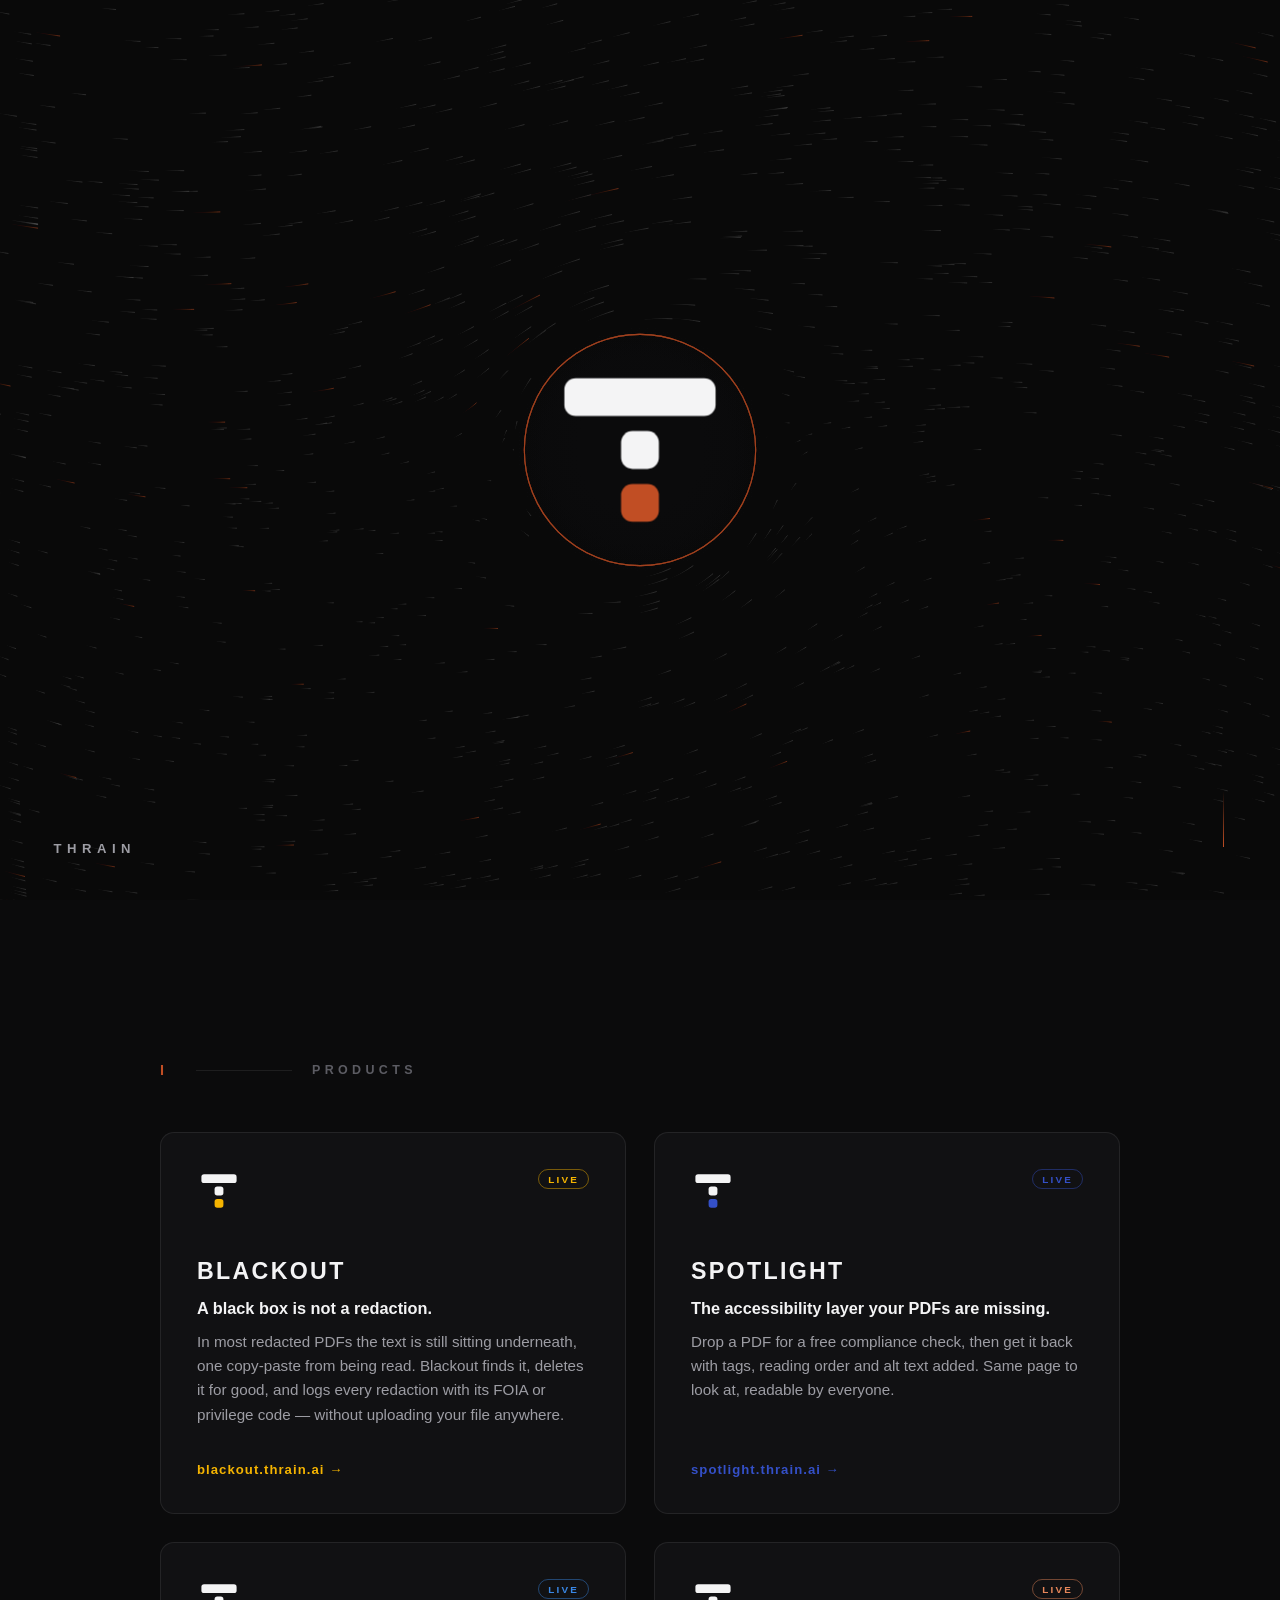
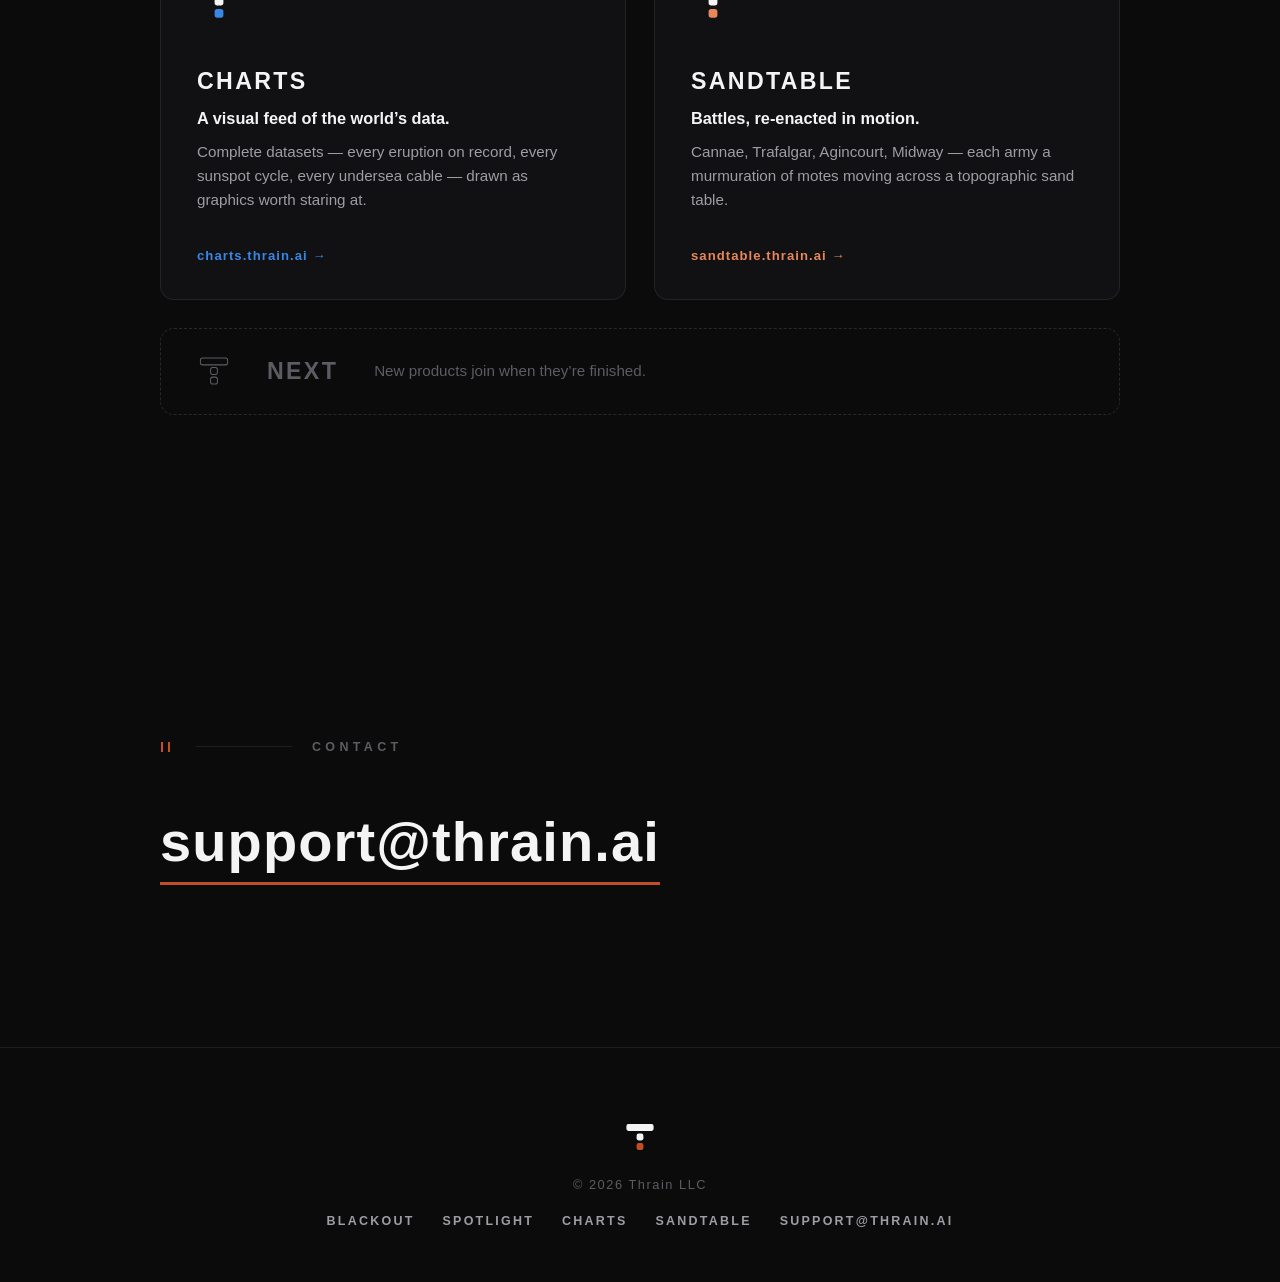
<file: index.html>
<!doctype html>
<html lang="en">
<head>
  <meta charset="UTF-8" />
  <meta name="viewport" content="width=device-width, initial-scale=1.0" />
  <title>THRAIN</title>
  <meta name="description" content="Thrain LLC — beautiful, useful software, each product finished properly before it ships." />
  <meta name="theme-color" content="#0b0b0c" />
  <link rel="icon" type="image/svg+xml" href="/favicon.svg" />
  <link rel="canonical" href="https://thrain.ai/" />
  <meta property="og:title" content="THRAIN" />
  <meta property="og:description" content="Beautiful, useful software, each product finished properly before it ships." />
  <meta property="og:url" content="https://thrain.ai/" />
  <meta property="og:type" content="website" />
  <meta property="og:image" content="https://thrain.ai/og-v3.png" />
  <meta property="og:image:width" content="1200" />
  <meta property="og:image:height" content="630" />
  <meta property="og:image:alt" content="The Thrain mark standing in a round clearing as a current of flow lines parts around it." />
  <meta name="twitter:card" content="summary_large_image" />
  <script type="module" crossorigin src="/assets/index-BYrZp4vI.js"></script>
  <link rel="modulepreload" crossorigin href="/assets/hero-runtime-xeFwYqUH.js">
  <link rel="stylesheet" crossorigin href="/assets/hero-runtime-BcTbtHOy.css">
</head>
<body>

  <!-- ═ Hero ═ -->
  <header class="hero">
    <canvas class="hero-canvas" aria-hidden="true"></canvas>

    <svg class="mark" viewBox="0 0 100 100" role="img" aria-label="Thrain">
      <rect x="10" y="12" width="80" height="20" rx="6" fill="#f4f4f5"/>
      <rect x="40" y="40" width="20" height="20" rx="6" fill="#f4f4f5"/>
      <rect x="40" y="68" width="20" height="20" rx="6" fill="#C14E24"/>
    </svg>

    <h1 class="wordmark">THRAIN</h1>

    <!-- the rose sets its wordmark round the rim instead; see hero-runtime -->
    <svg class="rim-word" aria-hidden="true" style="display:none">
      <defs><path id="rim-path" fill="none"/></defs>
      <text><textPath href="#rim-path" startOffset="50%">THRAIN</textPath></text>
    </svg>

    <a class="scroll-cue" href="#products" aria-label="Scroll to products">
      <span class="cue-line" aria-hidden="true"></span>
    </a>
  </header>

  <main>

    <!-- ═ I · Products ═ -->
    <section class="sec" id="products">
      <div class="sec-label reveal"><span class="numeral">I</span><span class="rule"></span><span class="name">Products</span></div>

      <div class="cards">
        <a class="card reveal" href="https://blackout.thrain.ai" style="--accent:#f5b400">
          <div class="card-top">
            <svg class="card-mark" viewBox="0 0 100 100" aria-hidden="true">
              <rect x="10" y="12" width="80" height="20" rx="6"/>
              <rect x="40" y="40" width="20" height="20" rx="6"/>
              <rect x="40" y="68" width="20" height="20" rx="6" class="accent-block"/>
            </svg>
            <span class="badge live">Live</span>
          </div>
          <h3 class="card-name">Blackout</h3>
          <p class="card-tag">A black box is not a redaction.</p>
          <p class="card-desc">In most redacted PDFs the text is still sitting underneath, one copy-paste from being read. Blackout finds it, deletes it for good, and logs every redaction with its FOIA or privilege code &mdash; without uploading your file anywhere.</p>
          <span class="card-link">blackout.thrain.ai <span class="arrow" aria-hidden="true">&rarr;</span></span>
        </a>

        <a class="card reveal" href="https://spotlight.thrain.ai" style="--accent:#3450c8">
          <div class="card-top">
            <svg class="card-mark" viewBox="0 0 100 100" aria-hidden="true">
              <rect x="10" y="12" width="80" height="20" rx="6"/>
              <rect x="40" y="40" width="20" height="20" rx="6"/>
              <rect x="40" y="68" width="20" height="20" rx="6" class="accent-block"/>
            </svg>
            <span class="badge live">Live</span>
          </div>
          <h3 class="card-name">Spotlight</h3>
          <p class="card-tag">The accessibility layer your PDFs are missing.</p>
          <p class="card-desc">Drop a PDF for a free compliance check, then get it back with tags, reading order and alt text added. Same page to look at, readable by everyone.</p>
          <span class="card-link">spotlight.thrain.ai <span class="arrow" aria-hidden="true">&rarr;</span></span>
        </a>

        <a class="card reveal" href="https://charts.thrain.ai" style="--accent:#3987e5">
          <div class="card-top">
            <svg class="card-mark" viewBox="0 0 100 100" aria-hidden="true">
              <rect x="10" y="12" width="80" height="20" rx="6"/>
              <rect x="40" y="40" width="20" height="20" rx="6"/>
              <rect x="40" y="68" width="20" height="20" rx="6" class="accent-block"/>
            </svg>
            <span class="badge live">Live</span>
          </div>
          <h3 class="card-name">Charts</h3>
          <p class="card-tag">A visual feed of the world&rsquo;s data.</p>
          <p class="card-desc">Complete datasets &mdash; every eruption on record, every sunspot cycle, every undersea cable &mdash; drawn as graphics worth staring at.</p>
          <span class="card-link">charts.thrain.ai <span class="arrow" aria-hidden="true">&rarr;</span></span>
        </a>

        <a class="card reveal" href="https://sandtable.thrain.ai" style="--accent:#e8875a">
          <div class="card-top">
            <svg class="card-mark" viewBox="0 0 100 100" aria-hidden="true">
              <rect x="10" y="12" width="80" height="20" rx="6"/>
              <rect x="40" y="40" width="20" height="20" rx="6"/>
              <rect x="40" y="68" width="20" height="20" rx="6" class="accent-block"/>
            </svg>
            <span class="badge live">Live</span>
          </div>
          <h3 class="card-name">Sandtable</h3>
          <p class="card-tag">Battles, re-enacted in motion.</p>
          <p class="card-desc">Cannae, Trafalgar, Agincourt, Midway &mdash; each army a murmuration of motes moving across a topographic sand table.</p>
          <span class="card-link">sandtable.thrain.ai <span class="arrow" aria-hidden="true">&rarr;</span></span>
        </a>

        <div class="card ghost reveal" aria-hidden="true">
          <svg class="card-mark" viewBox="0 0 100 100">
            <rect x="10" y="12" width="80" height="20" rx="6"/>
            <rect x="40" y="40" width="20" height="20" rx="6"/>
            <rect x="40" y="68" width="20" height="20" rx="6"/>
          </svg>
          <h3 class="card-name">Next</h3>
          <p class="card-desc">New products join when they&rsquo;re finished.</p>
        </div>
      </div>
    </section>


    <!-- ═ II · Contact ═ -->
    <section class="sec" id="contact">
      <div class="sec-label reveal"><span class="numeral">II</span><span class="rule"></span><span class="name">Contact</span></div>
      <a class="contact-link reveal" href="mailto:support@thrain.ai">support@thrain.ai</a>
    </section>
  </main>

  <footer class="footer">
    <svg class="foot-mark" viewBox="0 0 100 100" aria-hidden="true">
      <rect x="10" y="12" width="80" height="20" rx="6" fill="#f4f4f5"/>
      <rect x="40" y="40" width="20" height="20" rx="6" fill="#f4f4f5"/>
      <rect x="40" y="68" width="20" height="20" rx="6" fill="#C14E24"/>
    </svg>
    <p class="foot-line">&copy; 2026 Thrain LLC</p>
    <nav class="foot-nav">
      <a href="https://blackout.thrain.ai">Blackout</a>
      <a href="https://spotlight.thrain.ai">Spotlight</a>
      <a href="https://charts.thrain.ai">Charts</a>
      <a href="https://sandtable.thrain.ai">Sandtable</a>
      <a href="mailto:support@thrain.ai">support@thrain.ai</a>
    </nav>
  </footer>

</body>
</html>
</file>
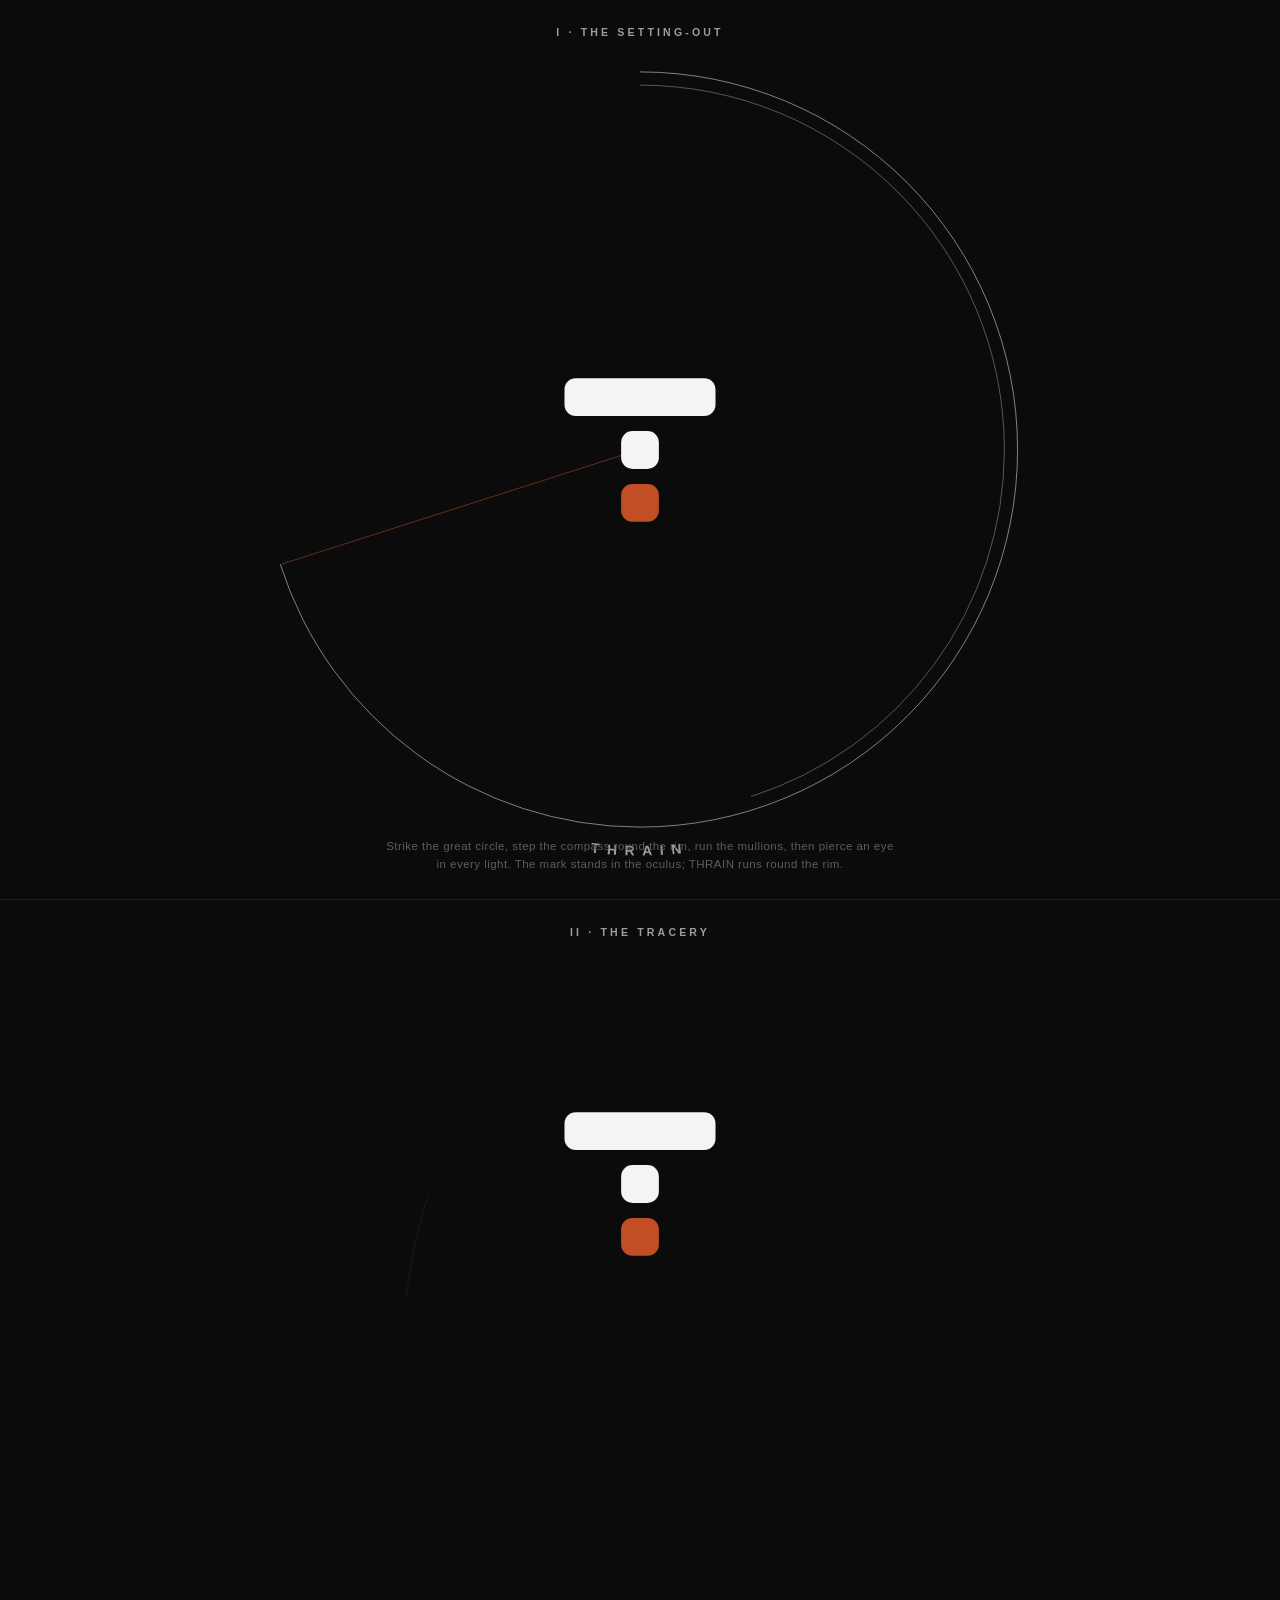
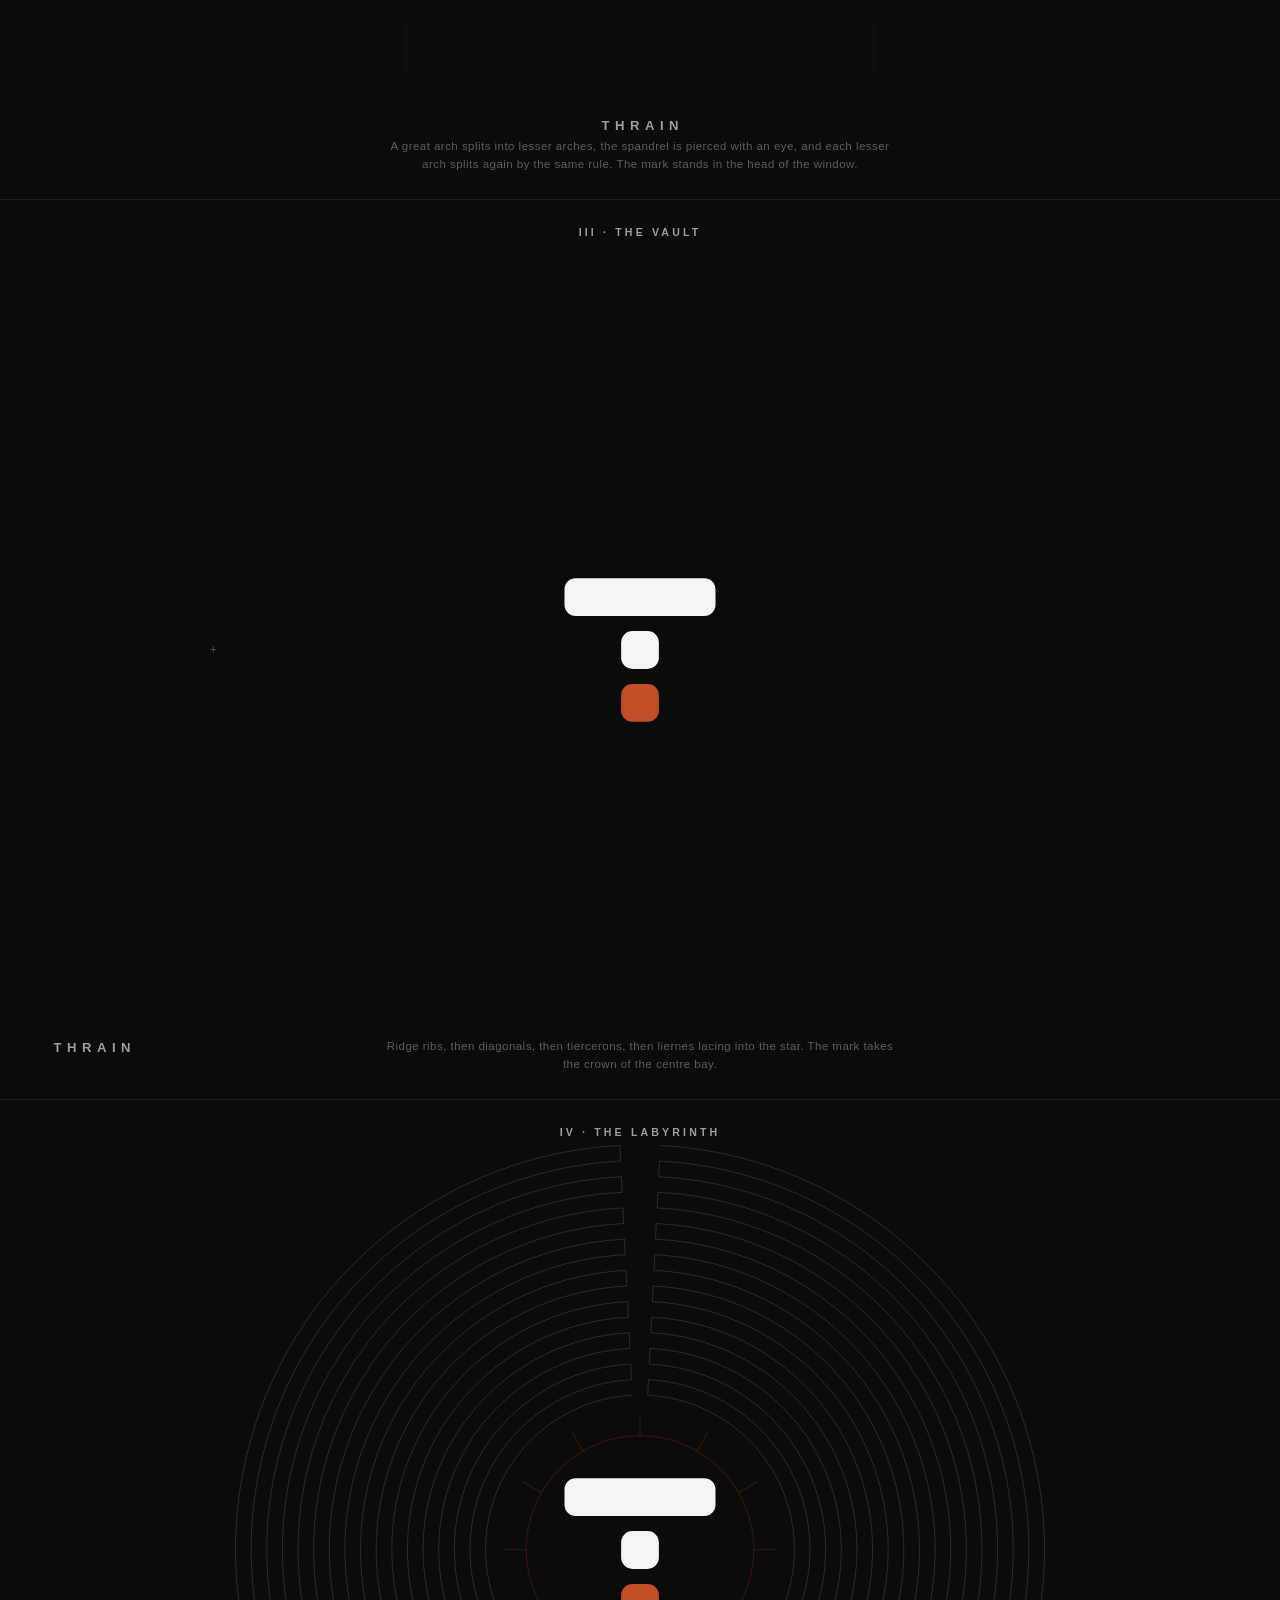
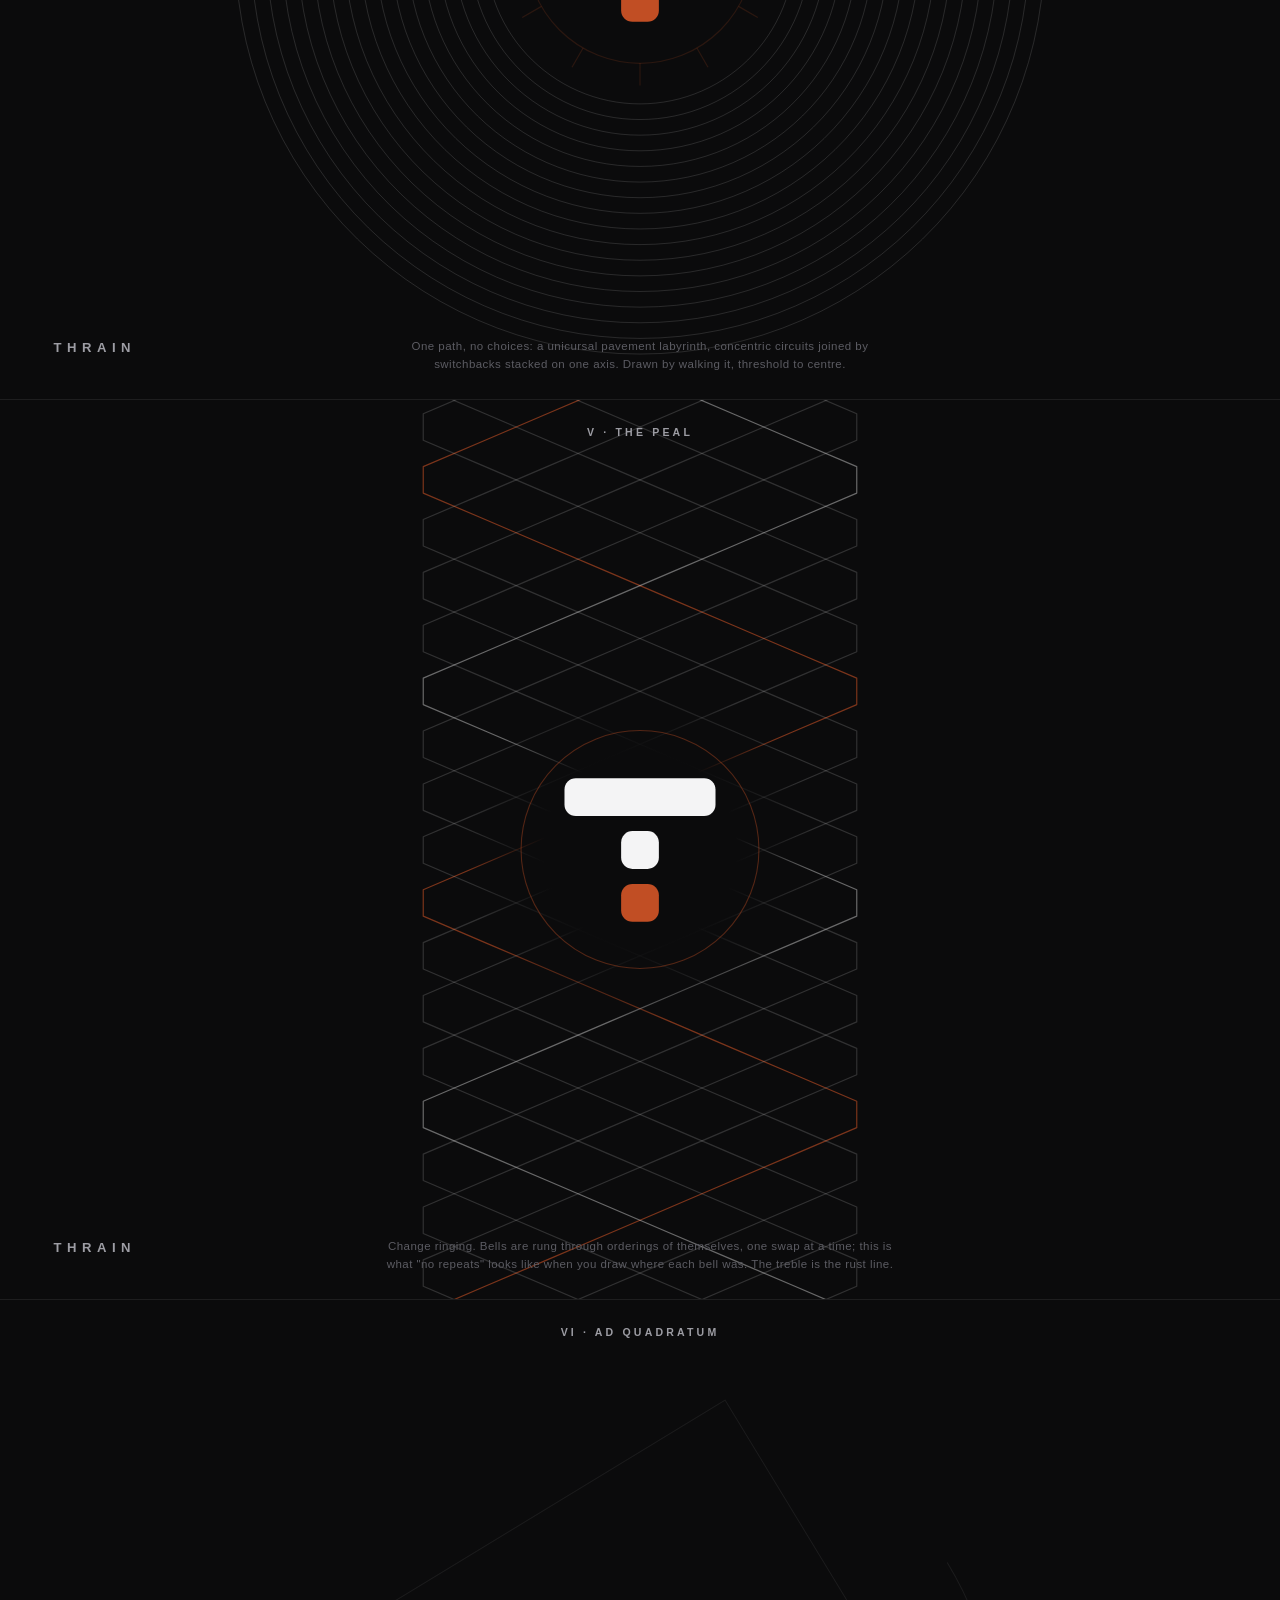
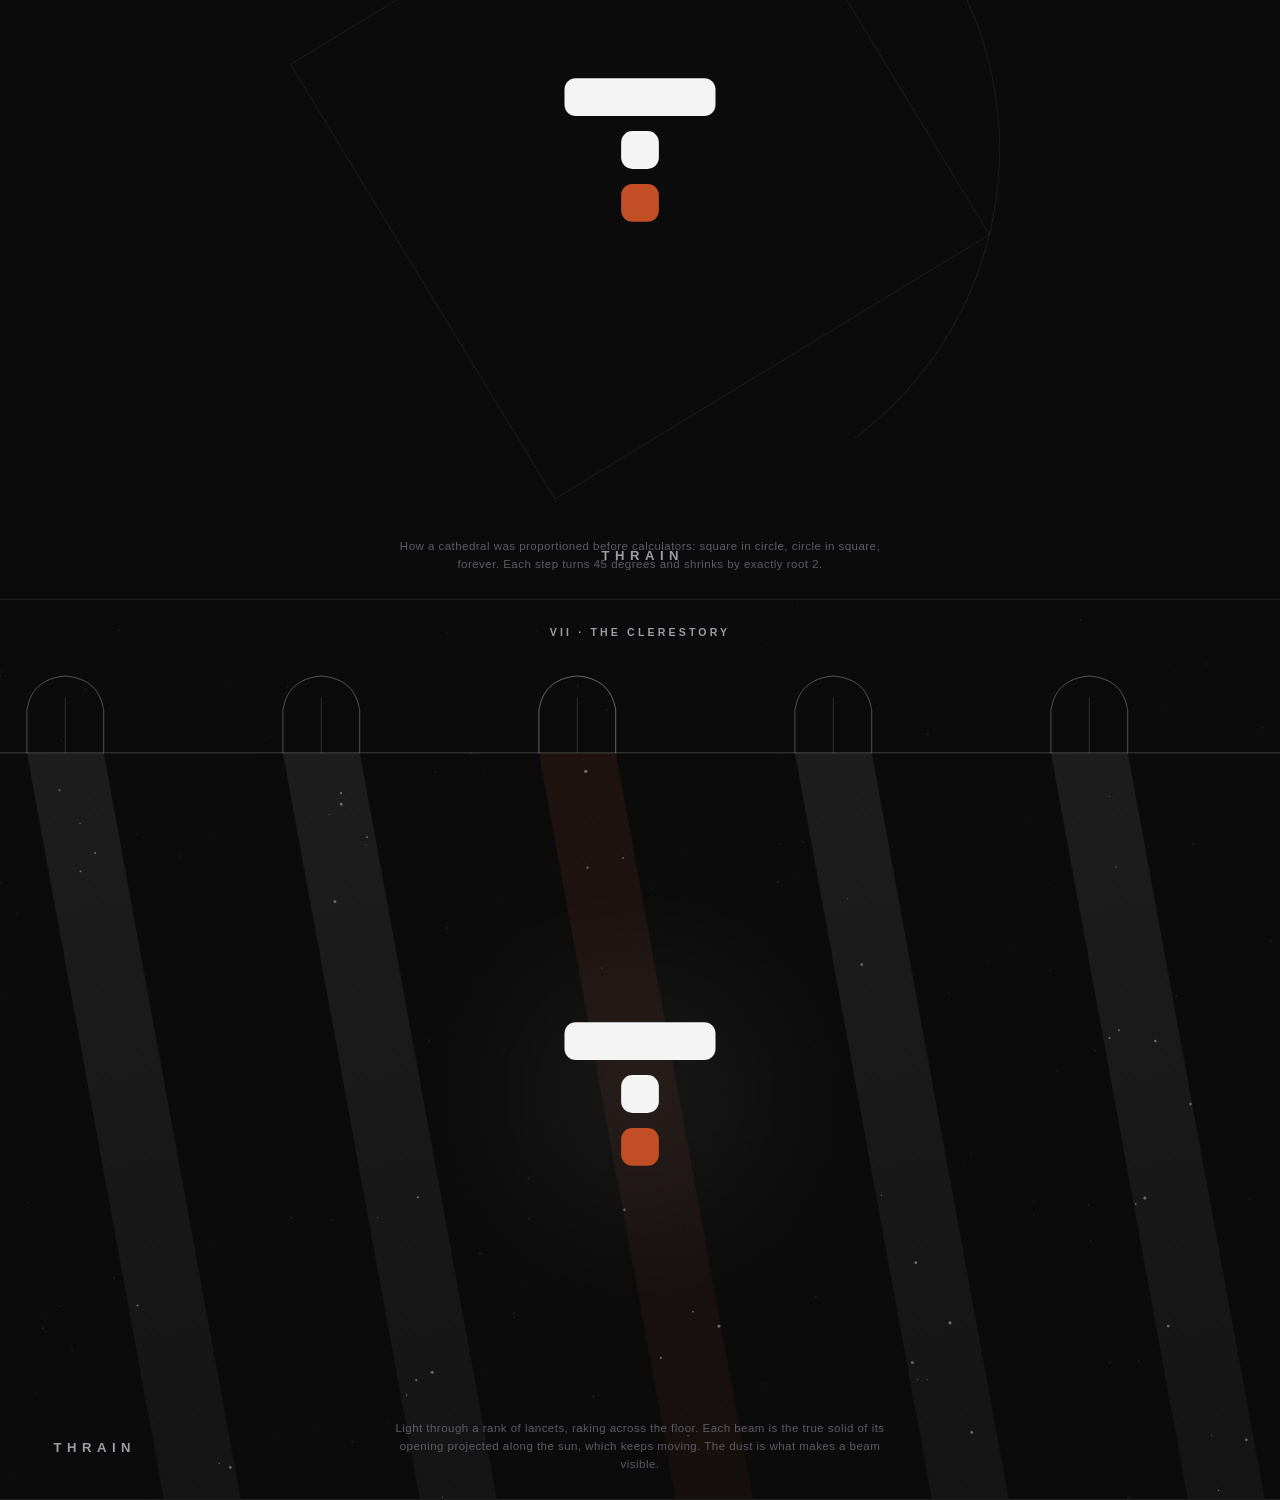
<file: gallery-cathedral.html>
<!doctype html>
<html lang="en">
<head>
  <meta charset="utf-8" />
  <meta name="viewport" content="width=device-width, initial-scale=1" />
  <title>THRAIN — cathedral studies (deprecated)</title>
  <style>
    body::before { display: none; }
    .studies { position: relative; z-index: 1; }
    .study { min-height: 100svh; position: relative; overflow: hidden; border-bottom: 1px solid var(--line); }
    .study canvas { position: absolute; inset: 0; width: 100%; height: 100%; display: block; }
    .study .mark, .study .wordmark, .study .rim-word { animation: none; }
    .tag {
      position: absolute; top: 1.6rem; left: 0; right: 0; z-index: 3; text-align: center;
      font-size: 0.66rem; font-weight: 700; letter-spacing: 0.3em; text-transform: uppercase; color: var(--dim);
    }
    .note {
      position: absolute; bottom: 1.6rem; left: 50%; transform: translateX(-50%); z-index: 3;
      text-align: center; font-size: 0.72rem; letter-spacing: 0.04em; color: var(--faint);
      max-width: 32rem; line-height: 1.55; margin: 0;
    }
  </style>
  <script type="module" crossorigin src="/assets/gallery-cathedral-HxSELhTO.js"></script>
  <link rel="modulepreload" crossorigin href="/assets/hero-runtime-xeFwYqUH.js">
  <link rel="stylesheet" crossorigin href="/assets/hero-runtime-BcTbtHOy.css">
</head>
<body>
  <div class="studies" id="studies"></div>

</body>
</html>
</file>
<file: assets/hero-runtime-BcTbtHOy.css>
:root{--bg: #0b0b0c;--panel: #111113;--bone: #f4f4f5;--dim: #9d9da4;--faint: #5c5c63;--line: rgba(244, 244, 245, .08);--rust: #c14e24;--font: "Helvetica Neue", Helvetica, "Arial Nova", Arial, sans-serif}*{margin:0;padding:0;box-sizing:border-box}html{scroll-behavior:smooth}body{background:var(--bg);color:var(--bone);font-family:var(--font);-webkit-font-smoothing:antialiased;overflow-x:hidden}body:before{content:"";position:fixed;top:0;right:0;bottom:0;left:0;pointer-events:none;background:repeating-linear-gradient(to right,transparent 0,transparent calc(100% / 6 - 1px),var(--line) calc(100% / 6 - 1px),var(--line) calc(100% / 6));mask-image:linear-gradient(to bottom,transparent 0,#000 12%,#000 88%,transparent 100%);-webkit-mask-image:linear-gradient(to bottom,transparent 0,#000 12%,#000 88%,transparent 100%);z-index:0}.hero,main,.footer{position:relative;z-index:1}.hero{min-height:100svh;position:relative;overflow:hidden}.hero-canvas{position:absolute;top:0;right:0;bottom:0;left:0;width:100%;height:100%;display:block;pointer-events:none}.mark{position:absolute;z-index:1;height:auto;left:50%;top:50%;width:clamp(104px,21vmin,232px);transform:translate(-50%,-50%);animation:settle-mark 1.2s cubic-bezier(.16,1,.3,1) both}@keyframes settle-mark{0%{opacity:0;transform:translate(-50%,calc(-50% + 16px))}to{opacity:1;transform:translate(-50%,-50%)}}.wordmark{position:absolute;z-index:1;margin:0;font-size:clamp(.66rem,1.1vw,.82rem);font-weight:700;letter-spacing:.42em;padding-left:.42em;line-height:1;color:var(--dim);white-space:nowrap;animation:fade-in 1.2s .45s ease both}@keyframes fade-in{0%{opacity:0}to{opacity:1}}.hero[data-word=corner] .wordmark,.hero:not([data-word]) .wordmark{left:clamp(1.25rem,4vw,3rem);bottom:clamp(1.5rem,5vh,3rem)}.hero[data-word=rim] .wordmark{clip-path:inset(50%);white-space:nowrap}.rim-word{position:absolute;top:0;right:0;bottom:0;left:0;z-index:1;width:100%;height:100%;pointer-events:none;fill:var(--dim);font-family:var(--font);font-size:14px;font-weight:700;letter-spacing:.55em;text-anchor:middle;animation:fade-in 1.2s .45s ease both}.scroll-cue{position:absolute;z-index:1;bottom:clamp(1.5rem,5vh,3rem);right:clamp(1.25rem,4vw,3rem);display:block;padding:.5rem}.cue-line{display:block;width:1px;height:56px;background:linear-gradient(to bottom,transparent,var(--rust));animation:cue 2.4s ease-in-out infinite}@keyframes cue{0%,to{transform:scaleY(.55);transform-origin:top;opacity:.5}50%{transform:scaleY(1);transform-origin:top;opacity:1}}.sec{max-width:68rem;margin:0 auto;padding:clamp(7rem,18vh,13rem) clamp(1.5rem,6vw,4rem)}.sec-label{display:flex;align-items:center;gap:1.25rem;margin-bottom:clamp(2.5rem,6vh,4.5rem)}.sec-label .numeral{font-weight:700;font-size:.9rem;letter-spacing:.2em;color:var(--rust);min-width:2ch}.sec-label .rule{flex:0 0 clamp(3rem,8vw,6rem);height:1px;background:var(--line)}.sec-label .name{font-size:.78rem;font-weight:700;text-transform:uppercase;letter-spacing:.35em;color:var(--faint)}.big{font-size:clamp(2.6rem,7vw,5.5rem);font-weight:700;letter-spacing:-.015em;line-height:1.02;margin-bottom:clamp(2.5rem,6vh,4rem)}.big em{font-style:normal;color:var(--rust)}.prose{max-width:44rem}.prose p{font-size:clamp(1.15rem,2.3vw,1.5rem);line-height:1.55;color:var(--dim);margin-bottom:1.6em}.prose p:last-child{margin-bottom:0}.cards{display:grid;grid-template-columns:repeat(auto-fit,minmax(20rem,1fr));gap:clamp(1rem,2.5vw,1.75rem)}.card{--accent: var(--rust);display:flex;flex-direction:column;background:var(--panel);border:1px solid var(--line);border-radius:14px;padding:clamp(1.6rem,3vw,2.25rem);text-decoration:none;color:inherit;transition:border-color .3s ease,transform .3s ease,box-shadow .3s ease}a.card:hover,a.card:focus-visible{border-color:color-mix(in srgb,var(--accent) 55%,transparent);transform:translateY(-4px);box-shadow:0 24px 48px -24px color-mix(in srgb,var(--accent) 25%,transparent)}.card-top{display:flex;align-items:flex-start;justify-content:space-between;margin-bottom:clamp(2rem,5vh,3rem)}.card-mark{width:44px;height:44px}.card-mark rect{fill:var(--bone)}.card-mark .accent-block{fill:var(--accent)}.badge{font-size:.62rem;font-weight:700;text-transform:uppercase;letter-spacing:.22em;padding:.4em .9em .35em;border-radius:999px;border:1px solid}.badge.live{color:var(--accent);border-color:color-mix(in srgb,var(--accent) 45%,transparent)}.badge.soon{color:var(--faint);border-color:var(--line)}.card-name{font-size:clamp(1.15rem,2vw,1.45rem);font-weight:700;text-transform:uppercase;letter-spacing:.1em;margin-bottom:.9rem}.card-tag{font-size:1.02rem;font-weight:700;color:var(--bone);margin-bottom:.7rem}.card-desc{font-size:.95rem;line-height:1.6;color:var(--dim);margin-bottom:2.2rem;flex:1}.card-link{font-size:.82rem;font-weight:700;letter-spacing:.08em;color:var(--accent)}.card-link .arrow{display:inline-block;transition:transform .3s ease}a.card:hover .arrow{transform:translate(5px)}.card.ghost{grid-column:1 / -1;flex-direction:row;align-items:center;gap:clamp(1rem,3vw,2.25rem);padding:clamp(1.1rem,2.5vw,1.6rem) clamp(1.5rem,3vw,2.25rem);background:transparent;border-style:dashed;border-color:#f4f4f521}.card.ghost .card-mark{width:34px;height:34px;flex:none}.card.ghost .card-mark rect{fill:none;stroke:var(--faint);stroke-width:3}.card.ghost .card-name{color:var(--faint);margin:0;flex:none}.card.ghost .card-desc{color:var(--faint);margin:0;flex:1}@media(max-width:640px){.card.ghost{flex-direction:column;align-items:flex-start;gap:.9rem}.card.ghost .card-desc{flex:none}}.contact-link{display:inline-block;font-size:clamp(1.5rem,5vw,3.5rem);font-weight:700;letter-spacing:.02em;color:var(--bone);text-decoration:none;border-bottom:3px solid var(--rust);padding-bottom:.15em;transition:color .3s ease;overflow-wrap:anywhere}.contact-link:hover{color:var(--rust)}.footer{border-top:1px solid var(--line);padding:clamp(3rem,8vh,5rem) 1.5rem clamp(2.5rem,6vh,4rem);display:flex;flex-direction:column;align-items:center;gap:1.4rem;text-align:center}.foot-mark{width:34px;height:34px}.foot-line{font-size:.8rem;letter-spacing:.12em;color:var(--faint)}.foot-nav{display:flex;flex-wrap:wrap;justify-content:center;gap:1.75rem}.foot-nav a{font-size:.78rem;font-weight:700;text-transform:uppercase;letter-spacing:.18em;color:var(--dim);text-decoration:none;transition:color .25s ease}.foot-nav a:hover{color:var(--bone)}.reveal{opacity:0;transform:translateY(24px);transition:opacity .8s cubic-bezier(.16,1,.3,1),transform .8s cubic-bezier(.16,1,.3,1)}.reveal.in{opacity:1;transform:none}@media(prefers-reduced-motion:reduce){html{scroll-behavior:auto}.mark,.wordmark,.rim-word,.cue-line{animation:none}.reveal{opacity:1;transform:none;transition:none}.card,.card-link .arrow{transition:none}}@media(max-width:640px){body:before{background:repeating-linear-gradient(to right,transparent 0,transparent calc(100% / 3 - 1px),var(--line) calc(100% / 3 - 1px),var(--line) calc(100% / 3))}.wordmark{letter-spacing:.34em;padding-left:.34em}.rim-word{font-size:10px;letter-spacing:.5em}.sec{padding-top:6rem;padding-bottom:6rem}.card-top{margin-bottom:1.6rem}}
</file>
